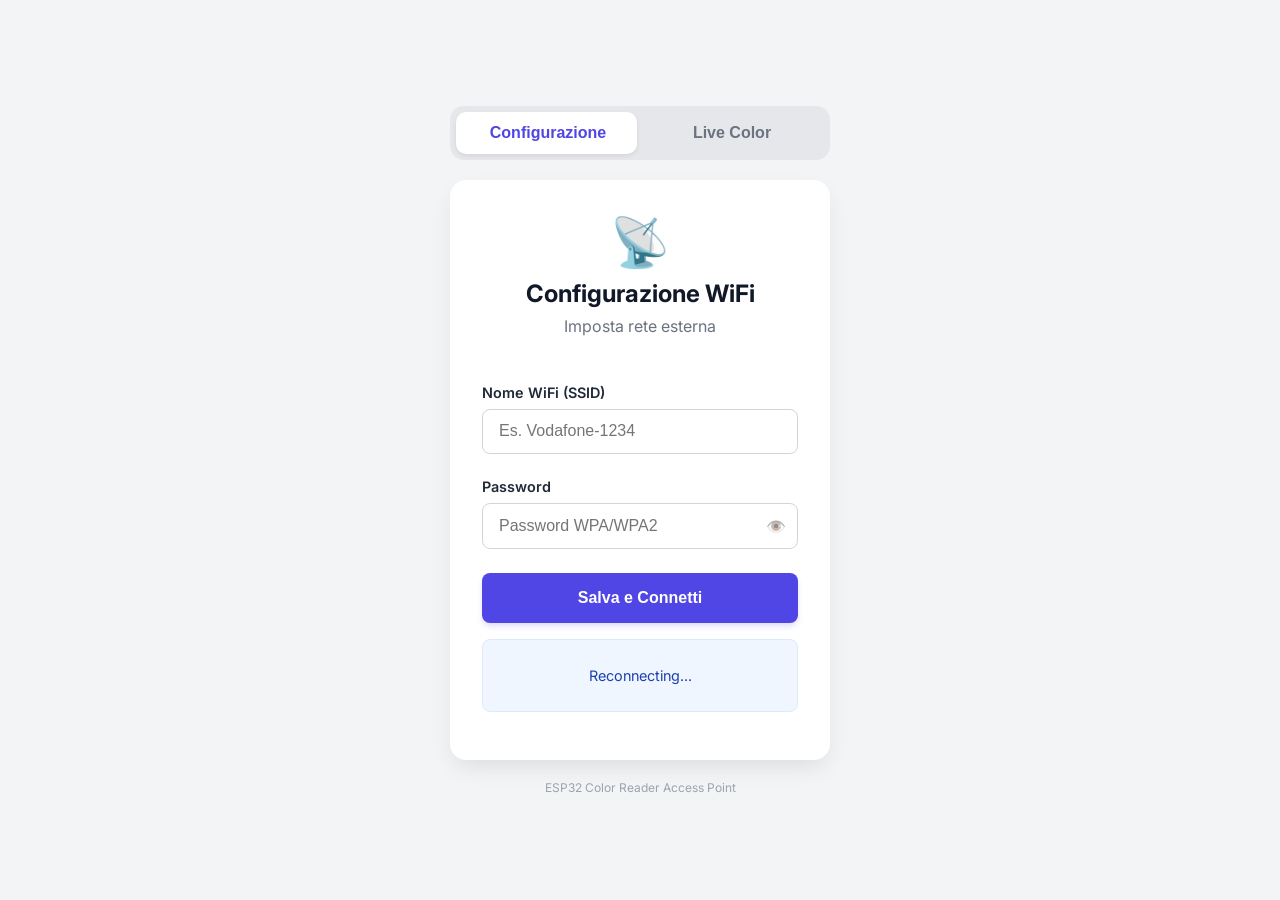
<file: Color-Sensor/data/esp32_webapp/index.html>
<!DOCTYPE html>
<html lang="it">
<head>
    <meta charset="UTF-8">
    <!-- Viewport ottimizzato per bloccare lo zoom out -->
    <meta name="viewport" content="width=device-width, initial-scale=1.0, maximum-scale=1.0, user-scalable=no, viewport-fit=cover">
    <title>Color Reader Access Point</title>
    
    <!-- TRUCCO CACHE: ?v=2 costringe il browser a scaricare il nuovo stile -->
    <link rel="stylesheet" href="style.css?v=2">
    <link href="https://fonts.googleapis.com/css2?family=Inter:wght@400;600&display=swap" rel="stylesheet">
</head>
<body>
    <div class="main-container">
        
        <!-- NAVIGAZIONE TAB -->
        <div class="tabs" data-active="config">
            <div class="glider"></div>
            <button class="tab-btn active" onclick="openTab('config')">Configurazione</button>
            <button class="tab-btn" onclick="openTab('color')">Live Color</button>
        </div>

        <div class="card">
            
            <!-- SCHEDA 1: CONFIGURAZIONE -->
            <div id="tab-config" class="tab-content">
                <div class="header">
                    <div class="icon">📡</div>
                    <h1>Configurazione WiFi</h1>
                    <p>Imposta rete esterna</p>
                </div>
                
                <form id="wifiForm" onsubmit="return false;">
                    <div class="input-group">
                        <label for="ssid">Nome WiFi (SSID)</label>
                        <input type="text" id="ssid" placeholder="Es. Vodafone-1234" required>
                    </div>

                    <div class="input-group">
                        <label for="psw">Password</label>
                        <div class="input-wrapper">
                            <input type="password" id="psw" placeholder="Password WPA/WPA2" required>
                            <span class="toggle-psw" onclick="togglePassword()">👁️</span>
                        </div>
                    </div>

                    <div class="btn-container">
                        <button id="saveBtn" type="button">Salva e Connetti</button>
                    </div>
                </form>

                <div id="status-box" class="hidden">
                    <p id="status-text"></p>
                    <div class="loader" id="loader"></div>
                </div>
            </div>

            <!-- SCHEDA 2: COLORE -->
            <div id="tab-color" class="tab-content" style="display:none;">
                <div class="header">
                    <div class="icon">🎨</div>
                    <h1>Rilevatore Colore</h1>
                    <p>Lettura in tempo reale</p>
                </div>

                <div class="color-display-container">
                    <div id="color-box" class="color-box"></div>
                    <div class="rgb-values">
                        <div class="rgb-row"><span class="lbl">R:</span> <span id="val-r">--</span></div>
                        <div class="rgb-row"><span class="lbl">G:</span> <span id="val-g">--</span></div>
                        <div class="rgb-row"><span class="lbl">B:</span> <span id="val-b">--</span></div>
                    </div>
                </div>

                <div class="color-name-box">
                    <h2 id="color-name">In attesa...</h2>
                </div>
            </div>

        </div> <!-- Fine Card -->

        <div class="footer">
           ESP32 Color Reader Access Point
        </div>
    </div>
    
    <!-- TRUCCO CACHE anche qui -->
    <script src="script.js?v=99"></script>
</body>
</html>
</file>
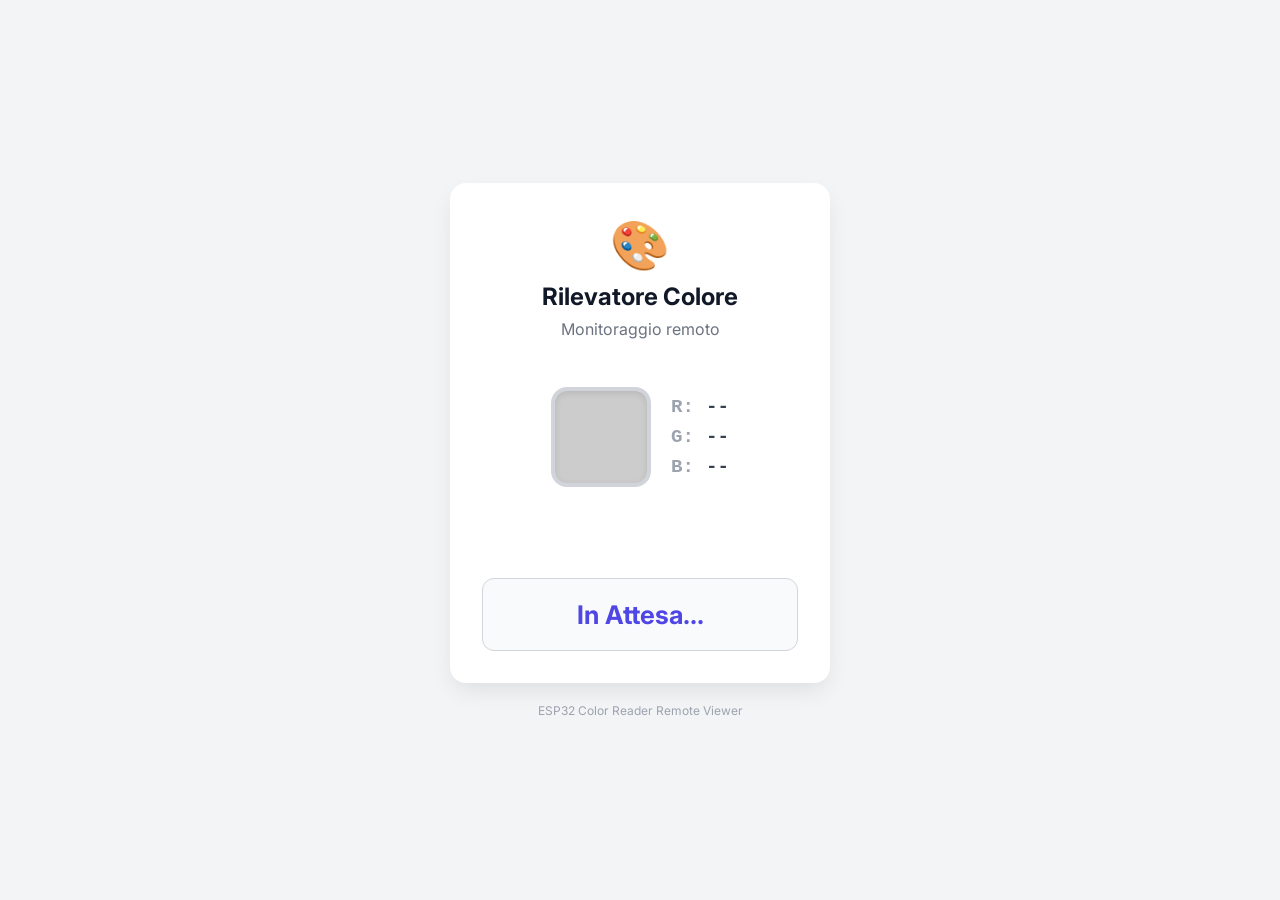
<file: Color-Sensor/data/external_webapp/index.html>
<!DOCTYPE html>
<html lang="it">
<head>
    <meta charset="UTF-8">
    <meta name="viewport" content="width=device-width, initial-scale=1.0, maximum-scale=1.0, user-scalable=no, viewport-fit=cover">
    <title>Color Reader</title>
    <!-- Link al CSS nella stessa cartella -->
    <link rel="stylesheet" href="style.css?v=1">
    <link href="https://fonts.googleapis.com/css2?family=Inter:wght@400;600&display=swap" rel="stylesheet">
</head>
<body>
    <div class="main-container">
        
        <div class="card">
            <div class="header">
                <div class="icon">🎨</div>
                <h1>Rilevatore Colore</h1>
                <p>Monitoraggio remoto</p>
            </div>

            <!-- Sezione Colore (Sempre visibile) -->
            <div class="color-display-container">
                <div id="color-box" class="color-box"></div>
                
                <div class="rgb-values">
                    <div class="rgb-row"><span class="lbl">R:</span> <span id="val-r">--</span></div>
                    <div class="rgb-row"><span class="lbl">G:</span> <span id="val-g">--</span></div>
                    <div class="rgb-row"><span class="lbl">B:</span> <span id="val-b">--</span></div>
                </div>
            </div>

            <div class="color-name-box">
                <h2 id="color-name">In attesa...</h2>
            </div>

        </div>

        <div class="footer">
            ESP32 Color Reader Remote Viewer
        </div>
    </div>
    
    <script src="script.js?v=99"></script>
</body>
</html>
</file>
<file: Color-Sensor/data/esp32_webapp/style.css>
:root {
    --primary: #4f46e5;
    --primary-hover: #4338ca;
    --bg-color: #f3f4f6;
    --text-color: #1f2937;
    --card-bg: #ffffff;
    --border-color: #d1d5db;
}

* { box-sizing: border-box; }

body {
    font-family: 'Inter', sans-serif;
    background-color: var(--bg-color);
    margin: 0;
    display: flex;
    justify-content: center;
    align-items: center;
    min-height: 100vh;
    color: var(--text-color);
    -webkit-user-select: none;
    -moz-user-select: none;
    user-select: none;
    cursor: default;
    touch-action: manipulation;
}

.main-container {
    width: 100%;
    padding: 20px;
    display: flex;
    flex-direction: column;
    align-items: center;
}

/* --- TABS --- */
.tabs {
    display: flex;
    width: 380px;
    margin-bottom: 20px;
    background: #e5e7eb;
    border-radius: 14px;
    padding: 6px;
    position: relative;
}

.glider {
    position: absolute; top: 6px; bottom: 6px; left: 6px;
    width: calc(50% - 9px); background: white; border-radius: 10px;
    box-shadow: 0 2px 4px rgba(0,0,0,0.08);
    transition: transform 0.3s cubic-bezier(0.4, 0.0, 0.2, 1); z-index: 1;
}

.tabs[data-active="config"] .glider { transform: translateX(0%); }
.tabs[data-active="color"] .glider { transform: translateX(calc(100% + 6px)); }

.tab-btn {
    flex: 1; padding: 12px; border: none; background: transparent; cursor: pointer;
    border-radius: 10px; font-weight: 600; color: #6b7280; font-size: 1rem;
    position: relative; z-index: 2; transition: color 0.3s;
    -webkit-tap-highlight-color: transparent; outline: none;
}
.tab-btn.active { color: var(--primary); }

/* --- CARD DESKTOP --- */
.card {
    background: var(--card-bg);
    width: 380px;
    height: 580px;
    padding: 2rem;
    border-radius: 16px;
    box-shadow: 0 10px 25px -5px rgba(0, 0, 0, 0.1);
    display: flex; flex-direction: column;
    overflow-y: auto;
}
.card::-webkit-scrollbar { width: 0; background: transparent; }

.tab-content { flex: 1; display: flex; flex-direction: column; }

/* --- UI Elements --- */
.color-display-container {
    display: flex; align-items: center; gap: 20px;
    margin-bottom: 30px; justify-content: center; margin-top: 30px;
}
.color-box {
    width: 100px; height: 100px; border-radius: 16px;
    background-color: #ccc; border: 4px solid var(--border-color);
    box-shadow: inset 0 2px 6px rgba(0,0,0,0.1); transition: background-color 0.3s ease;
}
.rgb-values {
    display: flex; flex-direction: column; gap: 8px;
    font-family: 'Courier New', monospace; font-size: 1.2rem;
    font-weight: bold; color: #374151;
}
.rgb-row { display: flex; align-items: center; gap: 10px; }
.lbl { color: #9ca3af; width: 25px; }

.color-name-box {
    text-align: center; background: #f9fafb; padding: 20px;
    border-radius: 12px; border: 1px solid var(--border-color);
    margin-top: auto; margin-bottom: 10px;
}
.color-name-box h2 { margin: 0; color: var(--primary); font-size: 1.6rem; text-transform: capitalize; }

.header { text-align: center; margin-bottom: 2rem; }
.icon { font-size: 3rem; margin-bottom: 0.5rem; }
.header h1 { font-size: 1.5rem; margin: 0; color: #111827; }
.header p { color: #6b7280; margin-top: 0.5rem; }

.input-group { margin-bottom: 1.5rem; }
.input-group label { display: block; margin-bottom: 0.5rem; font-weight: 600; font-size: 0.9rem; }
.input-wrapper { position: relative; width: 100%; }
.input-group input { 
    width: 100%; padding: 0.8rem 1rem; padding-right: 40px; 
    border: 1px solid var(--border-color); border-radius: 8px; font-size: 1rem;
    -webkit-user-select: text; user-select: text; cursor: text;
}
.input-group input:focus { outline: none; border-color: var(--primary); box-shadow: 0 0 0 3px rgba(79, 70, 229, 0.1); }
.toggle-psw { 
    position: absolute; right: 12px; top: 50%; 
    transform: translateY(-50%); cursor: pointer; opacity: 0.5; 
}

.btn-container { margin-top: auto; }
button#saveBtn {
    width: 100%; background-color: var(--primary); color: white;
    padding: 1rem; border: none; border-radius: 8px;
    font-size: 1rem; font-weight: 600; cursor: pointer;
    box-shadow: 0 4px 6px -1px rgba(79, 70, 229, 0.2);
}
button#saveBtn:active { transform: scale(0.98); }
button#saveBtn:disabled { background-color: #9ca3af; box-shadow: none; }

#status-box { margin-top: 1rem; padding: 0.8rem; border-radius: 8px; text-align: center; font-size: 0.9rem; }
.hidden { display: none !important; }
.status-loading { background-color: #eff6ff; color: #1e40af; border: 1px solid #dbeafe; }
.status-success { background-color: #ecfdf5; color: #065f46; border: 1px solid #d1fae5; }
.status-error { background-color: #fef2f2; color: #991b1b; border: 1px solid #fee2e2; }
.loader { border: 3px solid #f3f3f3; border-top: 3px solid var(--primary); border-radius: 50%; width: 20px; height: 20px; animation: spin 1s linear infinite; display: none; margin: 10px auto; }
@keyframes spin { 0% { transform: rotate(0deg); } 100% { transform: rotate(360deg); } }
.footer { margin-top: 20px; font-size: 0.75rem; color: #9ca3af; text-align: center; }

/* -------------------------------------------------------- */
/* MEDIA QUERY AGGRESSIVA PER MOBILE (Tutti i telefoni)     */
/* -------------------------------------------------------- */
/* Aumentato a 850px per prendere anche tablet piccoli e telefoni in orizzontale */
@media (max-width: 850px) {
    body {
        background-color: #fff; 
        align-items: flex-start; 
        padding-top: 0;
    }

    .main-container {
        padding: 0; 
        height: 100vh;
        width: 100vw; /* Forza larghezza viewport */
    }

    .tabs {
        width: 94%; /* Quasi tutta la larghezza */
        margin: 15px auto; 
    }

    .card {
        width: 100%;
        min-height: calc(100vh - 80px); /* Riempie lo schermo verticalmente */
        border-radius: 0; 
        box-shadow: none;
        padding: 25px; /* Più spazio interno */
        height: auto;
    }

    /* Testi più grandi per leggibilità */
    .header h1 { font-size: 1.8rem; }
    .header p { font-size: 1.1rem; }
    .input-group label { font-size: 1rem; }

    .input-group input {
        padding: 18px; /* Input molto comodi */
        font-size: 1.2rem;
    }

    button#saveBtn {
        padding: 1.4rem; 
        font-size: 1.2rem;
        margin-bottom: 30px;
    }

    /* Layout Colore Mobile */
    .color-display-container {
        flex-direction: column;
        gap: 20px;
        margin-top: 40px;
    }

    .color-box {
        width: 160px;
        height: 160px;
    }

    .rgb-values {
        flex-direction: row;
        gap: 25px;
        font-size: 1.4rem;
    }
}
</file>
<file: Color-Sensor/data/external_webapp/style.css>
:root {
    --primary: #4f46e5;
    --bg-color: #f3f4f6;
    --text-color: #1f2937;
    --card-bg: #ffffff;
    --border-color: #d1d5db;
}

* { box-sizing: border-box; }

body {
    font-family: 'Inter', sans-serif;
    background-color: var(--bg-color);
    margin: 0;
    display: flex;
    justify-content: center;
    align-items: center;
    min-height: 100vh;
    color: var(--text-color);
    
    -webkit-user-select: none;
    -moz-user-select: none;
    user-select: none;
    cursor: default;
    touch-action: manipulation;
}

.main-container {
    width: 100%;
    padding: 20px;
    display: flex;
    flex-direction: column;
    align-items: center;
}

/* --- CARD PRINCIPALE --- */
.card {
    background: var(--card-bg);
    width: 380px;
    /* Altezza fissa ridotta dato che c'è meno contenuto */
    height: 500px; 
    padding: 2rem;
    border-radius: 16px;
    box-shadow: 0 10px 25px -5px rgba(0, 0, 0, 0.1);
    display: flex;
    flex-direction: column;
    justify-content: center; /* Centra verticalmente il contenuto */
    position: relative;
}

/* --- UI Elements --- */
.header { text-align: center; margin-bottom: 2rem; }
.icon { font-size: 3rem; margin-bottom: 0.5rem; }
.header h1 { font-size: 1.5rem; margin: 0; color: #111827; }
.header p { color: #6b7280; margin-top: 0.5rem; }

.color-display-container {
    display: flex;
    align-items: center;
    gap: 20px;
    margin-bottom: 30px;
    justify-content: center;
}

.color-box {
    width: 100px;
    height: 100px;
    border-radius: 16px;
    background-color: #ccc;
    border: 4px solid var(--border-color);
    box-shadow: inset 0 2px 6px rgba(0,0,0,0.1);
    transition: background-color 0.3s ease;
}

.rgb-values {
    display: flex;
    flex-direction: column;
    gap: 8px;
    font-family: 'Courier New', monospace;
    font-size: 1.2rem;
    font-weight: bold;
    color: #374151;
}

.rgb-row { display: flex; align-items: center; gap: 10px; }
.lbl { color: #9ca3af; width: 25px; }

.color-name-box {
    text-align: center;
    background: #f9fafb;
    padding: 20px;
    border-radius: 12px;
    border: 1px solid var(--border-color);
    margin-top: auto; /* Spinge in basso se c'è spazio */
}

.color-name-box h2 {
    margin: 0;
    color: var(--primary);
    font-size: 1.6rem;
    text-transform: capitalize;
}

.footer { margin-top: 20px; font-size: 0.75rem; color: #9ca3af; text-align: center; }

/* -------------------------------------------------------- */
/* MEDIA QUERY MOBILE (Aggressiva)                          */
/* -------------------------------------------------------- */
@media (max-width: 768px) {
    body {
        background-color: #fff;
        align-items: flex-start;
        padding-top: 0;
    }

    .main-container {
        padding: 0;
        height: 100vh;
        width: 100vw;
    }

    .card {
        width: 100%;
        height: 100vh; /* Occupa tutto lo schermo */
        min-height: 100vh;
        border-radius: 0;
        box-shadow: none;
        padding: 25px;
        justify-content: flex-start; /* Su mobile allinea in alto */
        padding-top: 40px;
    }

    .header h1 { font-size: 2rem; }
    .header p { font-size: 1.2rem; }

    /* Layout Colore Mobile Gigante */
    .color-display-container {
        flex-direction: column;
        gap: 30px;
        margin-top: 50px;
        margin-bottom: 50px;
    }

    .color-box {
        width: 180px;
        height: 180px;
        border-width: 6px;
    }

    .rgb-values {
        flex-direction: row;
        gap: 30px;
        font-size: 1.5rem;
    }
    
    .color-name-box {
        padding: 30px;
        margin-bottom: 40px;
    }
    
    .color-name-box h2 { font-size: 2.2rem; }
}
</file>
